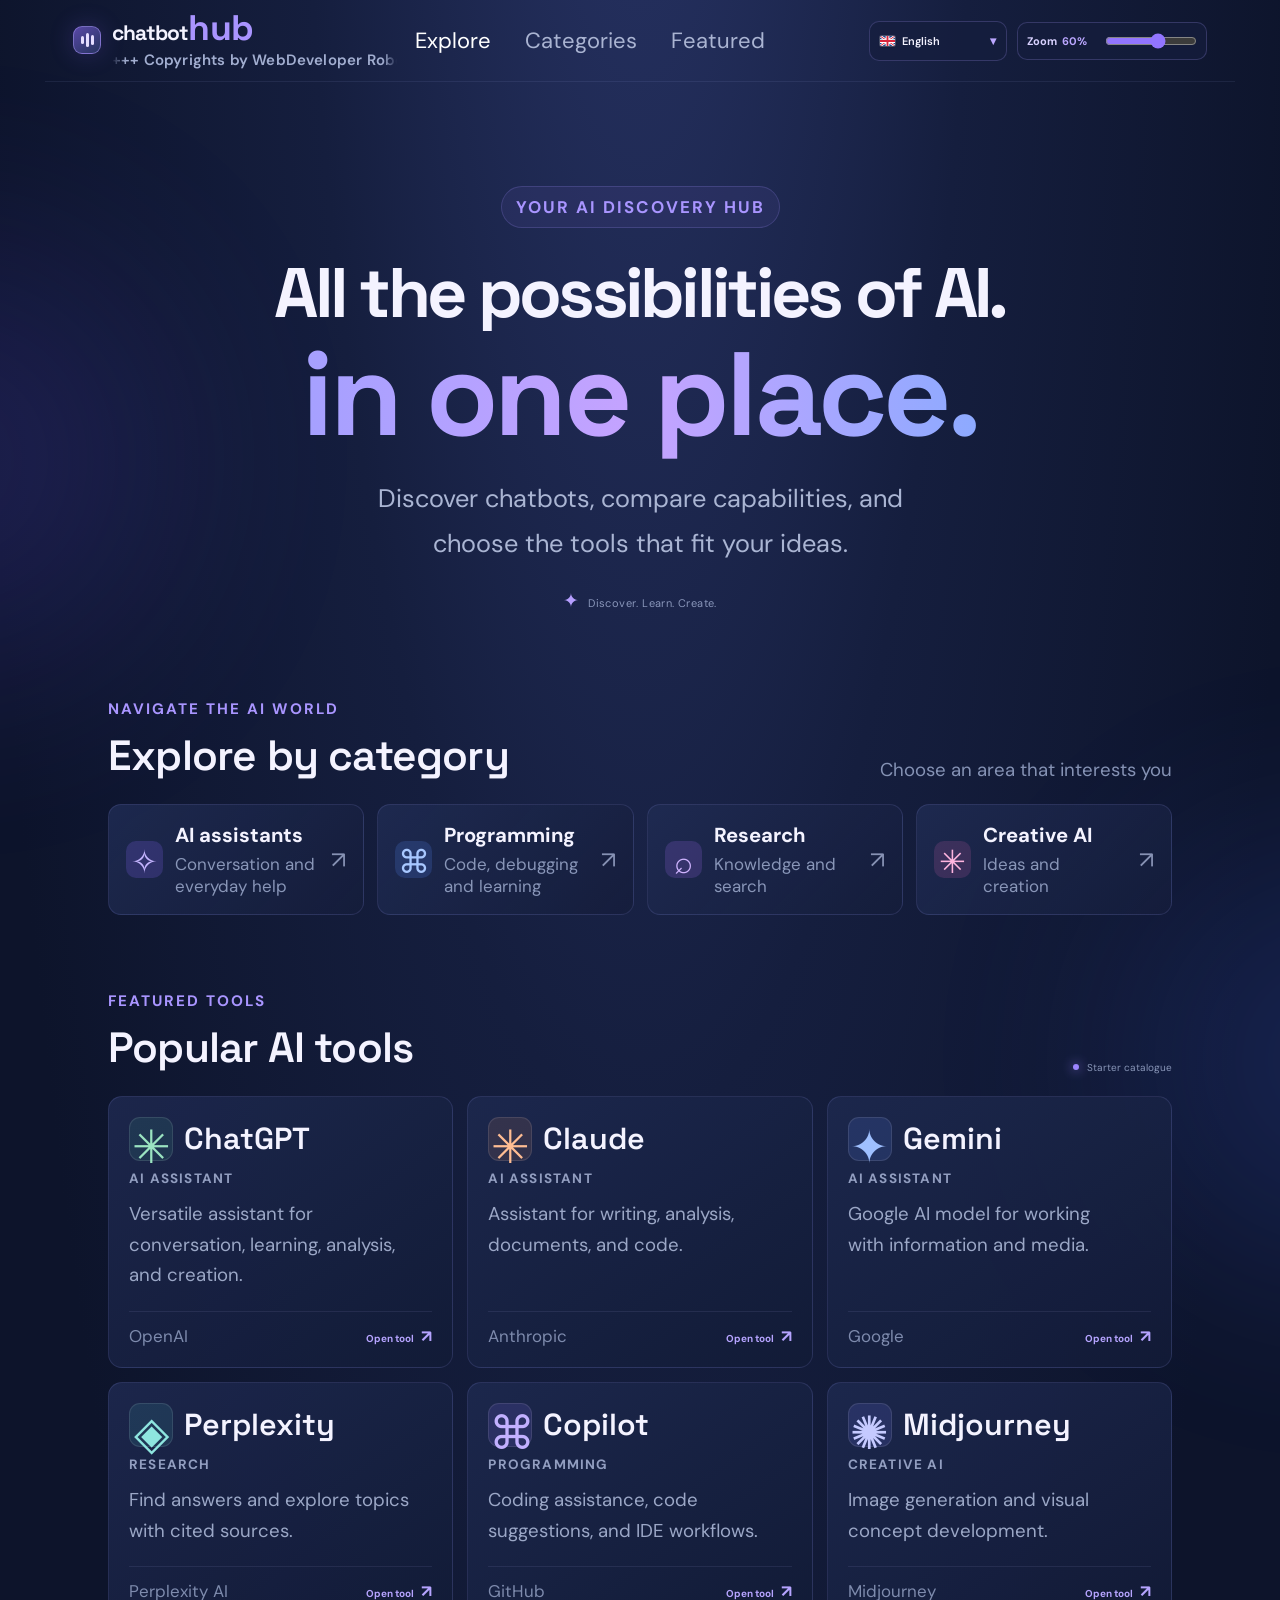
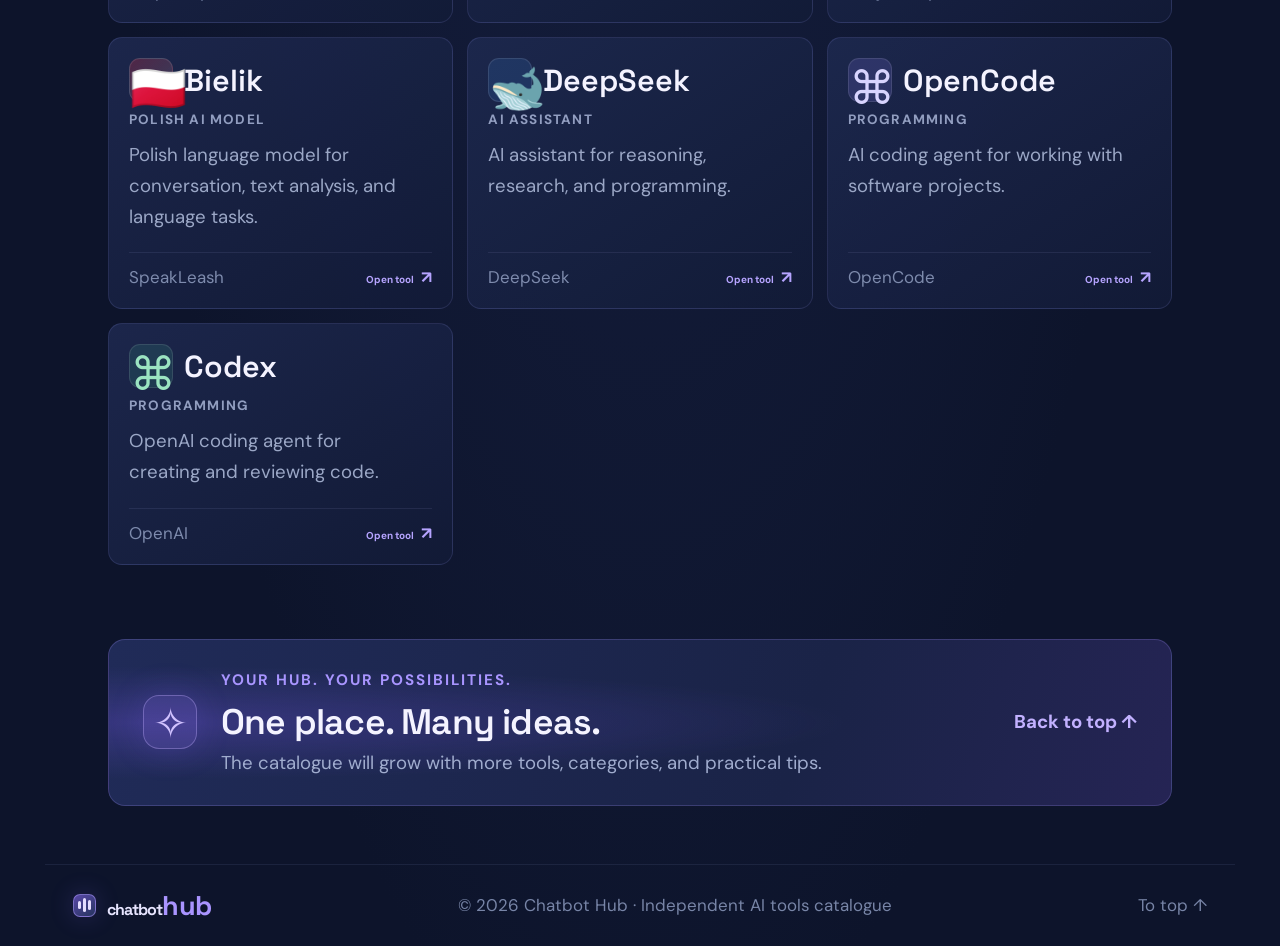
<file: index.html>
<!doctype html>
<html lang="en">
<head>
  <meta charset="utf-8">
  <meta name="viewport" content="width=device-width, initial-scale=1">
  <meta name="theme-color" content="#10172f">
  <meta name="description" content="Chatbot Hub — odkrywaj i porównuj narzędzia AI in one place.">
  <title>Chatbot Hub — Twoje centrum AI</title>
  <link rel="preconnect" href="https://fonts.googleapis.com">
  <link rel="preconnect" href="https://fonts.gstatic.com" crossorigin>
  <link href="https://fonts.googleapis.com/css2?family=DM+Sans:wght@400;500;600;700&family=Space+Grotesk:wght@500;600;700&display=swap" rel="stylesheet">
  <link rel="stylesheet" href="styles.css">
</head>
<body>
  <div class="ambient ambient-one"></div>
  <div class="ambient ambient-two"></div>

  <header class="topbar">
    <a class="brand" href="#" aria-label="+++   Copyrights by WebDeveloper Robert Kroll, 2026 - contact info: E/mail: robert.krol82@interia.pl">
      <span class="brand-mark"><span></span><span></span><span></span></span>
      <span class="brand-copy">
        <span class="brand-name">chatbot<span class="brand-light">hub</span></span>
        <span class="brand-copyright-flow" aria-label="+++ Copyrights by WebDeveloper Robert Kroll, 2026 - contact info: robert.krol82@interia.pl"><span class="brand-copyright-track"><span class="brand-copyright-segment">+++   Copyrights by WebDeveloper Robert Kroll, 2026 - contact info: E/mail: robert.krol82@interia.pl&nbsp;&nbsp;&nbsp;</span><span class="brand-copyright-segment" aria-hidden="true">+++   Copyrights by WebDeveloper Robert Kroll, 2026 - contact info: E/mail: robert.krol82@interia.pl&nbsp;&nbsp;&nbsp;</span></span></span>
        </span>
      </span>
    </a>
    <nav class="nav-links" aria-label="Główna nawigacja">
      <a class="active" href="#odkrywaj" data-i18n="navExplore">Explore</a>
      <a href="#kategorie" data-i18n="navCategories">Categories</a>
      <a href="#polecane" data-i18n="navFeatured">Featured</a>
    </nav>
    <div class="top-controls">
      <div class="language-control" id="language-control">
        <label class="sr-only" id="language-label">Language</label>
        <select id="language-select" aria-label="Language" tabindex="-1"></select>
        <button class="language-trigger" id="language-trigger" type="button"
                aria-haspopup="listbox" aria-expanded="false" aria-labelledby="language-label language-current">
          <span class="flag flag-gb" aria-hidden="true">
            <svg viewBox="0 0 24 16" focusable="false"><rect width="24" height="16" fill="#24478f"/><path d="M0 0L24 16M24 0L0 16" stroke="#fff" stroke-width="4"/><path d="M0 0L24 16M24 0L0 16" stroke="#d9253d" stroke-width="1.6"/><path d="M12 0V16M0 8H24" stroke="#fff" stroke-width="6"/><path d="M12 0V16M0 8H24" stroke="#d9253d" stroke-width="3"/></svg>
          </span>
          <span id="language-current">English</span>
          <span class="language-chevron" aria-hidden="true">▾</span>
        </button>
        <div class="language-menu" id="language-menu" role="listbox" aria-label="Choose language" hidden>
          <button type="button" class="language-option" role="option" data-language="en" aria-selected="true"><span class="flag flag-gb" aria-hidden="true"><svg viewBox="0 0 24 16"><rect width="24" height="16" fill="#24478f"/><path d="M0 0L24 16M24 0L0 16" stroke="#fff" stroke-width="4"/><path d="M0 0L24 16M24 0L0 16" stroke="#d9253d" stroke-width="1.6"/><path d="M12 0V16M0 8H24" stroke="#fff" stroke-width="6"/><path d="M12 0V16M0 8H24" stroke="#d9253d" stroke-width="3"/></svg></span>English</button>
          <button type="button" class="language-option" role="option" data-language="pl" aria-selected="false"><span class="flag flag-pl" aria-hidden="true"><svg viewBox="0 0 24 16"><rect width="24" height="8" fill="#fff"/><rect y="8" width="24" height="8" fill="#dc143c"/></svg></span>Polski</button>
          <button type="button" class="language-option" role="option" data-language="es" aria-selected="false"><span class="flag flag-es" aria-hidden="true"><svg viewBox="0 0 24 16"><rect width="24" height="4" fill="#aa151b"/><rect y="4" width="24" height="8" fill="#f1bf00"/><rect y="12" width="24" height="4" fill="#aa151b"/></svg></span>Español</button>
          <button type="button" class="language-option" role="option" data-language="fr" aria-selected="false"><span class="flag flag-fr" aria-hidden="true"><svg viewBox="0 0 24 16"><rect width="8" height="16" fill="#1b3f8b"/><rect x="8" width="8" height="16" fill="#fff"/><rect x="16" width="8" height="16" fill="#ed2939"/></svg></span>Français</button>
          <button type="button" class="language-option" role="option" data-language="de" aria-selected="false"><span class="flag flag-de" aria-hidden="true"><svg viewBox="0 0 24 16"><rect width="24" height="5.34" fill="#111"/><rect y="5.33" width="24" height="5.34" fill="#dd0000"/><rect y="10.66" width="24" height="5.34" fill="#ffce00"/></svg></span>Deutsch</button>
          <button type="button" class="language-option" role="option" data-language="it" aria-selected="false"><span class="flag flag-it" aria-hidden="true"><svg viewBox="0 0 24 16"><rect width="8" height="16" fill="#009246"/><rect x="8" width="8" height="16" fill="#fff"/><rect x="16" width="8" height="16" fill="#ce2b37"/></svg></span>Italiano</button>
        </div>
      </div>
      <label class="zoom-control" for="zoom-slider">
        <span class="zoom-label">Zoom <output id="zoom-value">60%</output></span>
        <input id="zoom-slider" type="range" min="1" max="100" value="60" step="1" aria-label="Zoom 1–100%">
      </label>
    </div>
  </header>

  <main>
    <section class="hero" id="odkrywaj">
      <div class="eyebrow"><span class="pulse"></span> YOUR AI DISCOVERY HUB</div>
      <h1>All the possibilities of AI.<br><span>in one place.</span></h1>
      <p class="hero-copy">Discover chatbots, compare capabilities, and choose the tools that fit your ideas.</p>
      <div class="hero-meta"><span>✦</span> Discover. Learn. Create.</div>
    </section>

    <section class="section" id="kategorie">
      <div class="section-heading">
        <div><div class="section-kicker">NAVIGATE THE AI WORLD</div><h2>Explore by category</h2></div>
        <span class="subtle">Choose an area that interests you</span>
      </div>
      <div class="category-grid">
        <a class="category-card" href="#narzedzia" data-category="asystenci"><span class="category-icon purple">✧</span><span><b>AI assistants</b><small>Conversation and everyday help</small></span><i>↗</i></a>
        <a class="category-card" href="#narzedzia" data-category="programowanie"><span class="category-icon blue">⌘</span><span><b>Programming</b><small>Code, debugging and learning</small></span><i>↗</i></a>
        <a class="category-card" href="#narzedzia" data-category="research"><span class="category-icon violet">⌕</span><span><b>Research</b><small>Knowledge and search</small></span><i>↗</i></a>
        <a class="category-card" href="#narzedzia" data-category="kreatywne"><span class="category-icon pink">✳</span><span><b>Creative AI</b><small>Ideas and creation</small></span><i>↗</i></a>
      </div>
    </section>

    <section class="section tools-section" id="narzedzia">
      <div class="section-heading">
        <div><div class="section-kicker">FEATURED TOOLS</div><h2>Popular AI tools</h2></div>
        <span class="live-label"><span></span> Starter catalogue</span>
      </div>
      <div class="tools-grid" id="tools-grid">
        <article class="tool-card" data-tags="asystenci research kreatywne">
          <div class="tool-heading"><div class="tool-logo chatgpt">✳</div><h3>ChatGPT</h3></div><div class="tool-type">ASYSTENT AI</div><p>Wszechstronny asystent do rozmów, nauki, analizy i tworzenia.</p>
          <div class="tool-bottom"><span class="tool-note">OpenAI</span><a href="https://chatgpt.com/" target="_blank" rel="noopener noreferrer">Open tool <b>↗</b></a></div>
        </article>
        <article class="tool-card" data-tags="asystenci research kreatywne">
          <div class="tool-heading"><div class="tool-logo claude">✳</div><h3>Claude</h3></div><div class="tool-type">ASYSTENT AI</div><p>Asystent do pracy z tekstem, analizą, dokumentami i kodem.</p>
          <div class="tool-bottom"><span class="tool-note">Anthropic</span><a href="https://claude.ai/" target="_blank" rel="noopener noreferrer">Open tool <b>↗</b></a></div>
        </article>
        <article class="tool-card" data-tags="asystenci research kreatywne">
          <div class="tool-heading"><div class="tool-logo gemini">✦</div><h3>Gemini</h3></div><div class="tool-type">ASYSTENT AI</div><p>Model AI od Google do pracy z informacjami i multimediami.</p>
          <div class="tool-bottom"><span class="tool-note">Google</span><a href="https://gemini.google.com/" target="_blank" rel="noopener noreferrer">Open tool <b>↗</b></a></div>
        </article>
        <article class="tool-card" data-tags="research asystenci">
          <div class="tool-heading"><div class="tool-logo perplexity">◈</div><h3>Perplexity</h3></div><div class="tool-type">RESEARCH</div><p>Wyszukiwanie odpowiedzi i eksplorowanie tematów ze źródłami.</p>
          <div class="tool-bottom"><span class="tool-note">Perplexity AI</span><a href="https://www.perplexity.ai/" target="_blank" rel="noopener noreferrer">Open tool <b>↗</b></a></div>
        </article>
        <article class="tool-card" data-tags="programowanie asystenci">
          <div class="tool-heading"><div class="tool-logo copilot">⌘</div><h3>Copilot</h3></div><div class="tool-type">PROGRAMOWANIE</div><p>Wsparcie programowania, podpowiedzi kodu i praca w IDE.</p>
          <div class="tool-bottom"><span class="tool-note">GitHub</span><a href="https://github.com/features/copilot" target="_blank" rel="noopener noreferrer">Open tool <b>↗</b></a></div>
        </article>
        <article class="tool-card" data-tags="kreatywne">
          <div class="tool-heading"><div class="tool-logo midjourney">✺</div><h3>Midjourney</h3></div><div class="tool-type">KREATYWNE AI</div><p>Generowanie obrazów i rozwijanie wizualnych koncepcji.</p>
          <div class="tool-bottom"><span class="tool-note">Midjourney</span><a href="https://www.midjourney.com/" target="_blank" rel="noopener noreferrer">Open tool <b>↗</b></a></div>
        </article>
        <article class="tool-card" data-tags="asystenci polski programowanie">
          <div class="tool-heading"><div class="tool-logo bielik">🇵🇱</div><h3>Bielik</h3></div><div class="tool-type">POLSKI MODEL AI</div>
          <p>Polski model językowy do rozmów, analizy tekstu i zadań językowych.</p>
          <div class="tool-bottom"><span class="tool-note">SpeakLeash</span><a href="https://bielik.ai/" target="_blank" rel="noopener noreferrer" data-i18n="openTool">Open tool <b>↗</b></a></div>
        </article>
        <article class="tool-card" data-tags="asystenci research programowanie">
          <div class="tool-heading"><div class="tool-logo deepseek">🐋</div><h3>DeepSeek</h3></div><div class="tool-type">AI ASSISTANT</div>
          <p>Asystent AI do rozumowania, wyszukiwania i programowania.</p>
          <div class="tool-bottom"><span class="tool-note">DeepSeek</span><a href="https://www.deepseek.com/" target="_blank" rel="noopener noreferrer" data-i18n="openTool">Open tool <b>↗</b></a></div>
        </article>
        <article class="tool-card" data-tags="programowanie asystenci">
          <div class="tool-heading"><div class="tool-logo opencode">⌘</div><h3>OpenCode</h3></div><div class="tool-type">PROGRAMMING</div>
          <p>Agent kodujący AI do pracy z projektami programistycznymi.</p>
          <div class="tool-bottom"><span class="tool-note">OpenCode</span><a href="https://opencode.ai/" target="_blank" rel="noopener noreferrer" data-i18n="openTool">Open tool <b>↗</b></a></div>
        </article>
        <article class="tool-card" data-tags="programowanie asystenci">
          <div class="tool-heading"><div class="tool-logo codex">⌘</div><h3>Codex</h3></div><div class="tool-type">PROGRAMMING</div>
          <p>Agent programistyczny OpenAI do tworzenia i przeglądania kodu.</p>
          <div class="tool-bottom"><span class="tool-note">OpenAI</span><a href="https://openai.com/codex/" target="_blank" rel="noopener noreferrer" data-i18n="openTool">Open tool <b>↗</b></a></div>
        </article>
      </div>
    </section>

    <section class="feature-banner" id="polecane">
      <div class="feature-orb">✧</div>
      <div><div class="section-kicker">YOUR HUB. YOUR POSSIBILITIES.</div><h2>One place. Many ideas.</h2><p>The catalogue will grow with more tools, categories, and practical tips.</p></div>
      <a href="#odkrywaj" class="feature-link">Back to top ↑</a>
    </section>
  </main>

  <footer><a class="brand footer-brand" href="#"><span class="brand-mark"><span></span><span></span><span></span></span><span>chatbot<span class="brand-light">hub</span></span></a><span>© 2026 Chatbot Hub · Independent AI tools catalogue</span><a href="#odkrywaj">To top ↑</a></footer>

  <script>
    const languageSelect = document.querySelector('#language-select');
    const zoomSlider = document.querySelector('#zoom-slider');
    const zoomValue = document.querySelector('#zoom-value');

    const translations = {
      en: {
        nav:['Explore','Categories','Featured'],
        eyebrow:'YOUR AI DISCOVERY HUB', h1a:'All the possibilities of AI.', h1b:'in one place.',
        hero:'Discover chatbots, compare capabilities, and choose the tools that fit your ideas.',
        search:'Search chatbots or categories...', meta:'Discover. Learn. Create.',
        kicker1:'NAVIGATE THE AI WORLD', categoryTitle:'Explore by category', categorySub:'Choose an area that interests you',
        categories:[['AI assistants','Conversation and everyday help'],['Programming','Code, debugging and learning'],['Research','Knowledge and search'],['Creative AI','Ideas and creation']],
        toolsKicker:'FEATURED TOOLS', toolsTitle:'Popular AI tools', live:'Starter catalogue',
        open:'Open tool', empty:'No tools found. Try another search.',
        bannerKicker:'YOUR HUB. YOUR POSSIBILITIES.', bannerTitle:'One place. Many ideas.',
        bannerText:'The catalogue will grow with more tools, categories, and practical tips.',
        back:'Back to top ↑', footer:'© 2026 Chatbot Hub · Independent AI tools catalogue'
      },
      pl: {
        nav:['Odkrywaj','Kategorie','Polecane'],
        eyebrow:'TWOJE CENTRUM SZTUCZNEJ INTELIGENCJI', h1a:'Wszystkie możliwości AI.', h1b:'w jednym miejscu.',
        hero:'Odkrywaj chatboty, porównuj możliwości i wybieraj narzędzia, które najlepiej pasują do Twoich pomysłów.',
        search:'Wyszukaj chatbot lub kategorię...', meta:'Odkrywaj. Ucz się. Twórz.',
        kicker1:'NAWIGUJ PO ŚWIECIE AI', categoryTitle:'Odkryj według kategorii', categorySub:'Wybierz obszar, który Cię interesuje',
        categories:[['Asystenci AI','Rozmowa i codzienna pomoc'],['Programowanie','Kod, debugowanie i nauka'],['Research','Wiedza i wyszukiwanie'],['Kreatywne AI','Pomysły i tworzenie']],
        toolsKicker:'WYBRANE NARZĘDZIA', toolsTitle:'Popularne chatboty', live:'Katalog startowy',
        open:'Otwórz narzędzie', empty:'Nie znaleziono narzędzi. Spróbuj innej frazy.',
        bannerKicker:'TWÓJ HUB. TWOJE MOŻLIWOŚCI.', bannerTitle:'Jedno miejsce. Wiele pomysłów.',
        bannerText:'Katalog będzie rozwijany o kolejne narzędzia, kategorie i praktyczne wskazówki.',
        back:'Wróć na górę ↑', footer:'© 2026 Chatbot Hub · Niezależny katalog narzędzi AI'
      },
      es: {
        nav:['Explorar','Categorías','Destacados'],
        eyebrow:'TU CENTRO DE DESCUBRIMIENTO DE IA', h1a:'Todas las posibilidades de la IA.', h1b:'en un solo lugar.',
        hero:'Descubre chatbots, compara sus capacidades y elige las herramientas adecuadas para tus ideas.',
        search:'Buscar chatbots o categorías...', meta:'Descubre. Aprende. Crea.',
        kicker1:'NAVEGA POR EL MUNDO DE LA IA', categoryTitle:'Explorar por categoría', categorySub:'Elige el área que te interesa',
        categories:[['Asistentes de IA','Conversación y ayuda diaria'],['Programación','Código, depuración y aprendizaje'],['Investigación','Conocimiento y búsqueda'],['IA creativa','Ideas y creación']],
        toolsKicker:'HERRAMIENTAS DESTACADAS', toolsTitle:'Chatbots populares', live:'Catálogo inicial',
        open:'Abrir herramienta', empty:'No se encontraron herramientas. Prueba otra búsqueda.',
        bannerKicker:'TU HUB. TUS POSIBILIDADES.', bannerTitle:'Un lugar. Muchas ideas.',
        bannerText:'El catálogo crecerá con más herramientas, categorías y consejos prácticos.',
        back:'Volver arriba ↑', footer:'© 2026 Chatbot Hub · Catálogo independiente de herramientas de IA'
      },
      fr: {
        nav:['Découvrir','Catégories','À la une'],
        eyebrow:'VOTRE CENTRE DE DÉCOUVERTE DE L’IA', h1a:'Toutes les possibilités de l’IA.', h1b:'au même endroit.',
        hero:'Découvrez des chatbots, comparez leurs capacités et choisissez les outils adaptés à vos idées.',
        search:'Rechercher des chatbots ou catégories...', meta:'Découvrez. Apprenez. Créez.',
        kicker1:'EXPLOREZ LE MONDE DE L’IA', categoryTitle:'Explorer par catégorie', categorySub:'Choisissez un domaine qui vous intéresse',
        categories:[['Assistants IA','Conversation et aide au quotidien'],['Programmation','Code, débogage et apprentissage'],['Recherche','Connaissances et recherche'],['IA créative','Idées et création']],
        toolsKicker:'OUTILS À LA UNE', toolsTitle:'Chatbots populaires', live:'Catalogue de départ',
        open:'Ouvrir l’outil', empty:'Aucun outil trouvé. Essayez une autre recherche.',
        bannerKicker:'VOTRE HUB. VOS POSSIBILITÉS.', bannerTitle:'Un lieu. Beaucoup d’idées.',
        bannerText:'Le catalogue s’enrichira de nouveaux outils, catégories et conseils pratiques.',
        back:'Retour en haut ↑', footer:'© 2026 Chatbot Hub · Catalogue indépendant d’outils IA'
      },
      de: {
        nav:['Entdecken','Kategorien','Empfohlen'],
        eyebrow:'DEIN ZENTRUM FÜR KI-ENTDECKUNGEN', h1a:'Alle Möglichkeiten der KI.', h1b:'an einem Ort.',
        hero:'Entdecke Chatbots, vergleiche ihre Fähigkeiten und wähle passende Tools für deine Ideen.',
        search:'Chatbots oder Kategorien suchen...', meta:'Entdecken. Lernen. Erstellen.',
        kicker1:'DIE WELT DER KI ENTDECKEN', categoryTitle:'Nach Kategorie entdecken', categorySub:'Wähle einen Bereich, der dich interessiert',
        categories:[['KI-Assistenten','Gespräche und Alltagshilfe'],['Programmierung','Code, Debugging und Lernen'],['Recherche','Wissen und Suche'],['Kreative KI','Ideen und Kreation']],
        toolsKicker:'AUSGEWÄHLTE TOOLS', toolsTitle:'Beliebte Chatbots', live:'Startkatalog',
        open:'Tool öffnen', empty:'Keine Tools gefunden. Versuche eine andere Suche.',
        bannerKicker:'DEIN HUB. DEINE MÖGLICHKEITEN.', bannerTitle:'Ein Ort. Viele Ideen.',
        bannerText:'Der Katalog wird um weitere Tools, Kategorien und praktische Tipps erweitert.',
        back:'Nach oben ↑', footer:'© 2026 Chatbot Hub · Unabhängiger Katalog für KI-Tools'
      },
      it: {
        nav:['Esplora','Categorie','In evidenza'],
        eyebrow:'IL TUO HUB PER SCOPRIRE L’INTELLIGENZA ARTIFICIALE', h1a:'Tutte le possibilità dell’IA.', h1b:'in un unico posto.',
        hero:'Scopri i chatbot, confronta le funzionalità e scegli gli strumenti più adatti alle tue idee.',
        search:'Cerca chatbot o categorie...', meta:'Scopri. Impara. Crea.',
        kicker1:'ESPLORA IL MONDO DELL’IA', categoryTitle:'Esplora per categoria', categorySub:'Scegli l’area che ti interessa',
        categories:[['Assistenti IA','Conversazione e aiuto quotidiano'],['Programmazione','Codice, debug e apprendimento'],['Ricerca','Conoscenza e ricerca'],['IA creativa','Idee e creazione']],
        toolsKicker:'STRUMENTI IN EVIDENZA', toolsTitle:'Chatbot popolari', live:'Catalogo iniziale',
        open:'Apri strumento', empty:'Nessuno strumento trovato. Prova un’altra ricerca.',
        bannerKicker:'IL TUO HUB. LE TUE POSSIBILITÀ.', bannerTitle:'Un posto. Tante idee.',
        bannerText:'Il catalogo crescerà con nuovi strumenti, categorie e consigli pratici.',
        back:'Torna su ↑', footer:'© 2026 Chatbot Hub · Catalogo indipendente di strumenti IA'
      }
    };

    const toolDescriptions = {
      en: [
        'Versatile assistant for conversation, learning, analysis, and creation.',
        'Assistant for writing, analysis, documents, and code.',
        'Google AI model for working with information and media.',
        'Find answers and explore topics with cited sources.',
        'Coding assistance, code suggestions, and IDE workflows.',
        'Image generation and visual concept development.',
        'Polish language model for conversation, text analysis, and language tasks.',
        'AI assistant for reasoning, research, and programming.',
        'AI coding agent for working with software projects.',
        'OpenAI coding agent for creating and reviewing code.'
      ],
      pl: [
        'Wszechstronny asystent do rozmów, nauki, analizy i tworzenia.',
        'Asystent do pracy z tekstem, analizą, dokumentami i kodem.',
        'Model AI od Google do pracy z informacjami i multimediami.',
        'Wyszukiwanie odpowiedzi i eksplorowanie tematów ze źródłami.',
        'Wsparcie programowania, podpowiedzi kodu i praca w IDE.',
        'Generowanie obrazów i rozwijanie wizualnych koncepcji.',
        'Polski model językowy do rozmów, analizy tekstu i zadań językowych.',
        'Asystent AI do rozumowania, wyszukiwania i programowania.',
        'Agent kodujący AI do pracy z projektami programistycznymi.',
        'Agent programistyczny OpenAI do tworzenia i przeglądania kodu.'
      ],
      es: [
        'Asistente versátil para conversar, aprender, analizar y crear.',
        'Asistente para textos, análisis, documentos y código.',
        'Modelo de Google para trabajar con información y contenido multimedia.',
        'Busca respuestas y explora temas con fuentes citadas.',
        'Ayuda para programar, sugerencias de código y uso en IDE.',
        'Generación de imágenes y desarrollo de conceptos visuales.',
        'Modelo de lenguaje polaco para conversar y analizar textos.',
        'Asistente de IA para razonamiento, investigación y programación.',
        'Agente de programación con IA para proyectos de software.',
        'Agente de programación de OpenAI para crear y revisar código.'
      ],
      fr: [
        'Assistant polyvalent pour discuter, apprendre, analyser et créer.',
        'Assistant pour les textes, l’analyse, les documents et le code.',
        'Modèle Google pour travailler avec des informations et des médias.',
        'Trouvez des réponses et explorez des sujets avec des sources.',
        'Aide au développement, suggestions de code et intégration IDE.',
        'Génération d’images et création de concepts visuels.',
        'Modèle de langue polonaise pour les échanges et l’analyse de texte.',
        'Assistant IA pour le raisonnement, la recherche et le développement.',
        'Agent de codage IA pour les projets logiciels.',
        'Agent de programmation OpenAI pour créer et examiner du code.'
      ],
      de: [
        'Vielseitiger Assistent für Gespräche, Lernen, Analyse und Kreativität.',
        'Assistent für Texte, Analysen, Dokumente und Code.',
        'Google-KI-Modell für Informationen und Multimedia.',
        'Antworten finden und Themen mit Quellen erkunden.',
        'Programmierhilfe, Codevorschläge und IDE-Workflows.',
        'Bildgenerierung und Entwicklung visueller Konzepte.',
        'Polnisches Sprachmodell für Gespräche und Textanalyse.',
        'KI-Assistent für logisches Denken, Recherche und Programmierung.',
        'KI-Coding-Agent für Softwareprojekte.',
        'OpenAI-Coding-Agent zum Erstellen und Prüfen von Code.'
      ],
      it: [
        'Assistente versatile per conversazioni, studio, analisi e creazione.',
        'Assistente per testi, analisi, documenti e codice.',
        'Modello Google per lavorare con informazioni e contenuti multimediali.',
        'Trova risposte ed esplora argomenti con fonti citate.',
        'Supporto alla programmazione, suggerimenti di codice e IDE.',
        'Generazione di immagini e sviluppo di concept visivi.',
        'Modello linguistico polacco per conversazioni e analisi del testo.',
        'Assistente IA per ragionamento, ricerca e programmazione.',
        'Agente di programmazione IA per progetti software.',
        'Agente di programmazione OpenAI per creare e revisionare codice.'
      ]
    };


    const toolTypes = {
      en: ['AI ASSISTANT','AI ASSISTANT','AI ASSISTANT','RESEARCH','PROGRAMMING','CREATIVE AI','POLISH AI MODEL','AI ASSISTANT','PROGRAMMING','PROGRAMMING'],
      pl: ['ASYSTENT AI','ASYSTENT AI','ASYSTENT AI','RESEARCH','PROGRAMOWANIE','KREATYWNE AI','POLSKI MODEL AI','ASYSTENT AI','PROGRAMOWANIE','PROGRAMOWANIE'],
      es: ['ASISTENTE DE IA','ASISTENTE DE IA','ASISTENTE DE IA','INVESTIGACIÓN','PROGRAMACIÓN','IA CREATIVA','MODELO DE IA POLACO','ASISTENTE DE IA','PROGRAMACIÓN','PROGRAMACIÓN'],
      fr: ['ASSISTANT IA','ASSISTANT IA','ASSISTANT IA','RECHERCHE','PROGRAMMATION','IA CRÉATIVE','MODÈLE IA POLONAIS','ASSISTANT IA','PROGRAMMATION','PROGRAMMATION'],
      de: ['KI-ASSISTENT','KI-ASSISTENT','KI-ASSISTENT','RECHERCHE','PROGRAMMIERUNG','KREATIVE KI','POLNISCHES KI-MODELL','KI-ASSISTENT','PROGRAMMIERUNG','PROGRAMMIERUNG'],
      it: ['ASSISTENTE IA','ASSISTENTE IA','ASSISTENTE IA','RICERCA','PROGRAMMAZIONE','IA CREATIVA','MODELLO IA POLACCO','ASSISTENTE IA','PROGRAMMAZIONE','PROGRAMMAZIONE']
    };

    function setText(selector, value) {
      const element = document.querySelector(selector);
      if (element) element.textContent = value;
    }
    function applyLanguage(lang) {
      const t = translations[lang] || translations.en;
      document.documentElement.lang = lang;
      document.querySelectorAll('.nav-links a').forEach((el, i) => el.textContent = t.nav[i]);
      setText('.eyebrow', t.eyebrow);
      const h1 = document.querySelector('h1');
      h1.innerHTML = `${t.h1a}<br><span>${t.h1b}</span>`;
      setText('.hero-copy', t.hero);
      const heroMeta = document.querySelector('.hero-meta');
      if (heroMeta) {
        const metaIcon = heroMeta.querySelector('span');
        heroMeta.textContent = '';
        if (metaIcon) heroMeta.appendChild(metaIcon);
        heroMeta.append(document.createTextNode(` ${t.meta}`));
      }
      setText('#kategorie .section-kicker', t.kicker1);
      setText('#kategorie h2', t.categoryTitle);
      setText('#kategorie .subtle', t.categorySub);
      document.querySelectorAll('.category-card').forEach((el, i) => {
        el.querySelector('b').textContent = t.categories[i][0];
        el.querySelector('small').textContent = t.categories[i][1];
      });
      document.querySelectorAll('.tool-card p').forEach((el, i) => {
        el.textContent = (toolDescriptions[lang] || toolDescriptions.en)[i];
      });
      document.querySelectorAll('.tool-card .tool-type').forEach((el, i) => {
        el.textContent = (toolTypes[lang] || toolTypes.en)[i];
      });
      setText('#narzedzia .section-kicker', t.toolsKicker);
      setText('#narzedzia h2', t.toolsTitle);
      const liveLabel = document.querySelector('.live-label');
      if (liveLabel) {
        const liveDot = liveLabel.querySelector('span');
        liveLabel.textContent = '';
        if (liveDot) liveLabel.appendChild(liveDot);
        liveLabel.append(document.createTextNode(` ${t.live}`));
      }
      document.querySelectorAll('.tool-bottom a').forEach(a => {
        const b = a.querySelector('b');
        a.textContent = t.open + ' ';
        if (b) a.appendChild(b);
        else { const arrow = document.createElement('b'); arrow.textContent = '↗'; a.appendChild(arrow); }
      });
      setText('.empty-state', t.empty);
      setText('#polecane .section-kicker', t.bannerKicker);
      setText('#polecane h2', t.bannerTitle);
      setText('#polecane p', t.bannerText);
      setText('.feature-link', t.back);
      setText('footer > span', t.footer);
      languageSelect.value = lang;
      const selectedOption = document.querySelector(`.language-option[data-language="${lang}"]`);
      if (selectedOption) {
        const trigger = document.querySelector('#language-trigger');
        const current = document.querySelector('#language-current');
        const selectedFlag = selectedOption.querySelector('.flag').cloneNode(true);
        trigger.querySelector('.flag').replaceWith(selectedFlag);
        current.textContent = selectedOption.textContent.trim();
        document.querySelectorAll('.language-option').forEach(option => {
          option.setAttribute('aria-selected', String(option === selectedOption));
        });
      }
    }
        const languageTrigger = document.querySelector('#language-trigger');
    const languageMenu = document.querySelector('#language-menu');

    function closeLanguageMenu() {
      languageMenu.hidden = true;
      languageTrigger.setAttribute('aria-expanded', 'false');
    }
    languageTrigger.addEventListener('click', () => {
      const willOpen = languageMenu.hidden;
      languageMenu.hidden = !willOpen;
      languageTrigger.setAttribute('aria-expanded', String(willOpen));
    });
    document.querySelectorAll('.language-option').forEach(option => {
      option.addEventListener('click', () => {
        const lang = option.dataset.language;
        applyLanguage(lang);
        closeLanguageMenu();
        try { localStorage.setItem('chatbotHubLanguage', lang); } catch (_) {}
      });
    });
    document.addEventListener('click', event => {
      if (!event.target.closest('#language-control')) closeLanguageMenu();
    });
    document.addEventListener('keydown', event => {
      if (event.key === 'Escape') closeLanguageMenu();
    });

    // Zoom: 70% = 8px, 100% = 40px. Apply font changes only after release.
    function applyZoom(percent) {
      const targetSize = 8 + ((Number(percent) - 1) / 99) * 32;
      const factor = targetSize / 16;

      // Collect text elements each time: language changes can create new nodes
      // (for example, the highlighted second line in the main heading).
      // Save each element's original CSS size once, so repeated zoom changes
      // never compound the previous scaling.
      const fontElements = [...document.querySelectorAll('body *')].filter(el =>
        el.children.length === 0 &&
        el.textContent.trim() &&
        !el.closest('.zoom-control, .language-control')
      );

      fontElements.forEach(element => {
        if (!element.dataset.baseZoomFontSize) {
          const originalSize = parseFloat(getComputedStyle(element).fontSize) || 16;
          element.dataset.baseZoomFontSize = String(originalSize);
        }
        const baseSize = Number(element.dataset.baseZoomFontSize) || 16;
        element.style.fontSize = `${(baseSize * factor).toFixed(2)}px`;
      });

      // The ticker is a special case: its wrapper previously had a fixed
      // 16px height, which clipped the enlarged text and made it look unscaled.
      const ticker = document.querySelector('.topbar .brand-copyright-flow');
      const tickerSegments = document.querySelectorAll('.topbar .brand-copyright-segment');
      if (ticker) {
        if (!ticker.dataset.baseZoomFontSize) {
          ticker.dataset.baseZoomFontSize = String(parseFloat(getComputedStyle(ticker).fontSize) || 9.5);
        }
        // Calibrate ticker independently: at the default 70% setting it must
        // render at 18px (not remain at its 9.5px CSS base size).
        const tickerFontSize = 17.5 * (Number(percent) / 70);
        const tickerLineHeight = Math.ceil(tickerFontSize * 1.55);
        ticker.style.fontSize = `${tickerFontSize.toFixed(2)}px`;
        ticker.style.lineHeight = `${tickerLineHeight}px`;
        ticker.style.height = `${tickerLineHeight}px`;
        tickerSegments.forEach(segment => {
          segment.style.fontSize = `${tickerFontSize.toFixed(2)}px`;
          segment.style.lineHeight = `${tickerLineHeight}px`;
        });
      }

      zoomValue.textContent = `${percent}%`;
      try { localStorage.setItem('chatbotHubZoom', String(percent)); } catch (_) {}
    }
    zoomSlider.addEventListener('input', event => {
      zoomValue.textContent = `${event.target.value}%`;
    });
    zoomSlider.addEventListener('change', event => applyZoom(event.target.value));

    // Start in English. Apply zoom after the page styles and web fonts are ready,
    // so the initial sizing matches a manual change of the Zoom slider.
    applyLanguage('en');
    zoomSlider.value = '60';
    zoomValue.textContent = '60%';

    const applyInitialZoom = () => {
      zoomSlider.value = '60';
      applyZoom(60);
    };

    if (document.readyState === 'complete') {
      if (document.fonts && document.fonts.ready) {
        document.fonts.ready.then(applyInitialZoom);
      } else {
        requestAnimationFrame(applyInitialZoom);
      }
    } else {
      window.addEventListener('load', () => {
        if (document.fonts && document.fonts.ready) {
          document.fonts.ready.then(applyInitialZoom);
        } else {
          requestAnimationFrame(applyInitialZoom);
        }
      }, { once: true });
    }
      </script>
</body>
</html>
</file>
<file: styles.css>
@import url('https://fonts.googleapis.com/css2?family=DM+Sans:wght@400;500;600;700&family=Space+Grotesk:wght@500;600;700&display=swap');

:root {
  color-scheme: dark;
  --bg: #0d142b;
  --panel: rgba(23, 32, 64, .76);
  --panel-strong: #182344;
  --line: rgba(164, 160, 255, .14);
  --text: #f4f3ff;
  --muted: #9ba8ca;
  --purple: #9275ff;
  --violet: #b39aff;
  --blue: #6d9cff;
}
* { box-sizing: border-box; }
html { scroll-behavior: smooth; }
body {
  margin: 0; min-height: 100vh; overflow-x: hidden;
  color: var(--text); background: radial-gradient(ellipse at 50% -20%, #293568 0, #151e3e 38%, var(--bg) 75%);
  font-family: 'DM Sans', sans-serif;
}
a { color: inherit; text-decoration: none; }
.ambient { position: fixed; z-index: -1; width: 420px; height: 420px; border-radius: 50%; filter: blur(110px); opacity: .17; pointer-events: none; }
.ambient-one { top: 250px; left: -260px; background: #6d55ff; }
.ambient-two { top: 850px; right: -270px; background: #486dff; }
.topbar { height: 82px; max-width: 1190px; margin: auto; padding: 0 28px; display: flex; align-items: center; justify-content: space-between; border-bottom: 1px solid rgba(180,185,255,.09); }
.brand { display: inline-flex; align-items: center; gap: 11px; font: 700 21px 'Space Grotesk', sans-serif; letter-spacing: -.8px; }
.brand-light { color: #a994ff; }
.brand-mark { width: 28px; height: 28px; border: 1px solid rgba(176,154,255,.55); border-radius: 9px; display: flex; align-items: center; justify-content: center; gap: 2px; background: linear-gradient(145deg, #5948a7, #26345f); box-shadow: 0 0 24px rgba(130,100,255,.22); }
.brand-mark span { width: 3px; border-radius: 5px; background: #e5ddff; }
.brand-mark span:nth-child(1) { height: 8px; }.brand-mark span:nth-child(2) { height: 14px; }.brand-mark span:nth-child(3) { height: 10px; }
.nav-links { display: flex; gap: 34px; color: #aab4d2; font-size: 13px; }
.nav-links a { transition: color .2s; }.nav-links a:hover,.nav-links .active { color: #fff; }main { max-width: 1120px; padding: 0 28px; margin: auto; }
.hero { text-align: center; padding: 104px 0 86px; }
.eyebrow,.section-kicker { color: #a995ff; font-size: 10px; font-weight: 700; letter-spacing: 2px; }
.eyebrow { display: inline-flex; align-items: center; gap: 9px; padding: 9px 14px; border: 1px solid rgba(167,147,255,.2); border-radius: 30px; background: rgba(111,91,190,.12); }
.pulse,.live-label span { width: 6px; height: 6px; display: inline-block; border-radius: 50%; background: #9c85ff; box-shadow: 0 0 12px #9c85ff; }
h1,h2,h3,p { margin-top: 0; }
h1 { margin: 27px 0 17px; font: 700 clamp(42px, 6.5vw, 70px)/1.08 'Space Grotesk', sans-serif; letter-spacing: -3.7px; }
h1 span { color: #a995ff; background: linear-gradient(90deg,#a5a0ff,#c5a3ff,#8daaff); -webkit-background-clip: text; background-clip: text; -webkit-text-fill-color: transparent; }
.hero-copy { max-width: 570px; margin: 0 auto; color: #aab5d3; font-size: 15px; line-height: 1.8; }
.hero-meta { margin-top: 22px; color: #8996ba; font-size: 11px; letter-spacing: .4px; }.hero-meta span { color: #b69fff; margin-right: 5px; }
.section { margin: 0 0 76px; }
.section-heading { display: flex; justify-content: space-between; align-items: end; margin-bottom: 22px; }
.section-kicker { margin-bottom: 9px; font-size: 9px; }
h2 { margin: 0; font: 600 25px 'Space Grotesk',sans-serif; letter-spacing: -.8px; }
.subtle { color: #8592b4; font-size: 11px; }
.category-grid { display: grid; grid-template-columns: repeat(4,1fr); gap: 13px; }
.category-card { min-height: 88px; padding: 17px; display: flex; align-items: center; gap: 12px; border: 1px solid var(--line); border-radius: 13px; background: linear-gradient(135deg,rgba(31,43,82,.88),rgba(21,29,59,.82)); transition: transform .2s,border-color .2s,background .2s; }
.category-card:hover,.tool-card:hover { transform: translateY(-4px); border-color: rgba(169,148,255,.4); background-color: rgba(42,48,91,.8); }
.category-icon { width: 37px; height: 37px; flex: 0 0 37px; display: grid; place-items: center; border-radius: 10px; font-size: 19px; }
.purple { color: #c5b5ff; background: rgba(138,105,255,.2); }.blue { color: #a8c8ff; background: rgba(85,139,255,.18); }.violet { color: #d0b4ff; background: rgba(170,111,255,.18); }.pink { color: #ffb5df; background: rgba(239,105,190,.15); }
.category-card b,.category-card small { display: block; }.category-card b { font-size: 12px; }.category-card small { margin-top: 5px; color: #8996b8; font-size: 10px; }.category-card i { margin-left: auto; color: #8792b4; font-style: normal; font-size: 14px; }
.tools-section { margin-bottom: 74px; }.live-label { display: flex; align-items: center; gap: 8px; color: #8996b8; font-size: 10px; }
.tools-grid { display: grid; grid-template-columns: repeat(3,1fr); gap: 14px; }
.tool-card { min-height: 207px; padding: 20px; display: flex; flex-direction: column; border: 1px solid var(--line); border-radius: 14px; background: linear-gradient(145deg,rgba(29,40,78,.92),rgba(18,27,55,.92)); transition: transform .2s,border-color .2s; }
.tool-top { display: flex; justify-content: space-between; align-items: center; margin-bottom: 17px; }.tool-logo { width: 36px; height: 36px; display: grid; place-items: center; border: 1px solid rgba(255,255,255,.1); border-radius: 11px; font-size: 20px; }
.chatgpt { color: #9be4c1; background: rgba(76,190,145,.12); }.claude { color: #ffbd93; background: rgba(222,137,91,.13); }.gemini { color: #9fc0ff; background: rgba(99,143,255,.14); }.perplexity { color: #8ee5df; background: rgba(74,197,187,.12); }.copilot { color: #c2b0ff; background: rgba(143,111,255,.14); }.midjourney { color: #c5caff; background: rgba(119,130,255,.14); }
.tool-type { color: #929ec0; font-size: 8px; font-weight: 700; letter-spacing: 1.2px; }
.tool-card h3 { margin: 0 0 7px; font: 600 17px 'Space Grotesk',sans-serif; }.tool-card p { max-width: 280px; margin-bottom: 20px; color: #9ba7c6; font-size: 11px; line-height: 1.65; }
.tool-bottom { display: flex; align-items: center; justify-content: space-between; margin-top: auto; padding-top: 13px; border-top: 1px solid rgba(172,177,230,.1); }.tool-note { color: #7e8bad; font-size: 10px; }.tool-bottom a { color: #b6a4ff; font-size: 10px; font-weight: 700; }.tool-bottom a b { margin-left: 5px; }
.tool-card[hidden] { display: none; }.empty-state { padding: 28px; text-align: center; color: var(--muted); border: 1px dashed var(--line); border-radius: 12px; }
.feature-banner { position: relative; overflow: hidden; display: flex; align-items: center; gap: 24px; padding: 30px 34px; margin-bottom: 58px; border: 1px solid rgba(169,150,255,.22); border-radius: 17px; background: radial-gradient(ellipse at 5% 50%,rgba(112,83,222,.3),transparent 48%),linear-gradient(110deg,#202b58,#1a2347 65%,#252454); }
.feature-orb { width: 54px; height: 54px; flex: 0 0 54px; display: grid; place-items: center; border: 1px solid rgba(195,176,255,.35); border-radius: 16px; color: #d1c2ff; background: rgba(148,119,255,.18); font-size: 25px; box-shadow: 0 0 35px rgba(133,105,255,.2); }
.feature-banner h2 { margin-bottom: 7px; font-size: 21px; }.feature-banner p { margin: 0; color: #a0acce; font-size: 11px; }.feature-link { margin-left: auto; white-space: nowrap; color: #c2b1ff; font-size: 11px; font-weight: 700; }
footer { max-width: 1190px; min-height: 82px; margin: auto; padding: 18px 28px; display: flex; align-items: center; justify-content: space-between; border-top: 1px solid rgba(180,185,255,.09); color: #7885a7; font-size: 10px; }.footer-brand { color: #e7e5ff; font-size: 16px; }.footer-brand .brand-mark { width: 23px; height: 23px; border-radius: 7px; }
@media (max-width: 760px) {
  .topbar { height: 70px; padding: 0 20px; }.nav-links { display: none; } main { padding: 0 20px; }
  .hero { padding: 82px 0 68px; } h1 { letter-spacing: -2.4px; }.section-heading { align-items: start; gap: 12px; flex-direction: column; }
  .category-grid { grid-template-columns: repeat(2,1fr); }.tools-grid { grid-template-columns: repeat(2,1fr); }
  .feature-banner { align-items: flex-start; flex-wrap: wrap; padding: 24px; }.feature-link { margin-left: 78px; }
  footer { padding: 20px; flex-wrap: wrap; gap: 13px; }
}
@media (max-width: 480px) {.brand { font-size: 18px; }
  .hero { padding-top: 68px; }.eyebrow { font-size: 8px; letter-spacing: 1.2px; } h1 { font-size: 43px; }
  .hero-copy { font-size: 13px; }.search-wrap .category-grid,.tools-grid { grid-template-columns: 1fr; }.category-card { min-height: 78px; }
  .subtle { line-height: 1.5; }.live-label { margin-top: 3px; }
  .feature-banner { gap: 15px; }.feature-banner > div:nth-child(2) { flex: 1; min-width: 190px; }.feature-link { margin-left: 69px; }
  footer > span { order: 3; width: 100%; }
}


/* Header controls: language and zoom stay aligned on one row on desktop. */
.topbar { gap: 18px; }
.top-controls { display: flex; align-items: center; justify-content: center; gap: 10px; margin-left: auto; }
.language-control, .zoom-control {
  display: flex; align-items: center; min-height: 38px;
  padding: 6px 9px; border: 1px solid rgba(169,157,255,.22);
  border-radius: 10px; background: rgba(21,30,61,.72); color: var(--text);
}
.language-control select {
  max-width: 150px; border: 0; outline: 0; color: #f4f3ff;
  background: transparent; font: 600 11px 'DM Sans',sans-serif; cursor: pointer;
}
.language-control option { color: #17203d; background: #fff; }
.zoom-control { gap: 9px; white-space: nowrap; }
.zoom-label { display: inline-flex; align-items: center; gap: 5px; color: #d9d2ff; font: 700 11px 'DM Sans',sans-serif; }
#zoom-value { min-width: 34px; color: #bba7ff; font-variant-numeric: tabular-nums; }
#zoom-slider { width: 92px; margin: 0; accent-color: #9275ff; cursor: pointer; }
.sr-only { position: absolute; width: 1px; height: 1px; padding: 0; margin: -1px; overflow: hidden; clip: rect(0,0,0,0); white-space: nowrap; border: 0; }

.tool-heading { display: flex; align-items: center; gap: 11px; margin-bottom: 9px; }
.tool-heading .tool-logo { width: 44px; height: 44px; flex: 0 0 44px; font-size: 27px; }
.tool-heading h3 { margin: 0; font: 600 18px 'Space Grotesk',sans-serif; }
.tool-type { margin-bottom: 12px; }
.bielik { color: #fff; background: linear-gradient(135deg,rgba(220,40,65,.28),rgba(255,255,255,.12)); }
.deepseek { color: #8ecaff; background: rgba(66,143,230,.16); }
.opencode { color: #d8d4ff; background: rgba(145,130,255,.17); }
.codex { color: #9be4c1; background: rgba(76,190,145,.14); }

@media (max-width: 980px) {
  .topbar { height: auto; min-height: 82px; flex-wrap: wrap; padding-top: 12px; padding-bottom: 12px; }
  .top-controls { order: 3; width: 100%; margin: 0; justify-content: center; }
}
@media (max-width: 480px) {
  .top-controls { gap: 6px; }
  .language-control, .zoom-control { padding: 6px; }
  .language-control select { max-width: 118px; font-size: 10px; }
  #zoom-slider { width: 76px; }
  .zoom-label { font-size: 10px; }
}


/* Custom language picker: inline SVG flags render as actual colored flags on Windows/Edge. */
.language-control { position: relative; padding: 0; min-width: 138px; }
.language-control select {
  position: absolute; width: 1px; height: 1px; padding: 0; margin: -1px;
  overflow: hidden; clip: rect(0, 0, 0, 0); white-space: nowrap; border: 0;
}
.language-trigger {
  width: 100%; min-height: 38px; display: inline-flex; align-items: center;
  gap: 8px; padding: 7px 10px; border: 0; border-radius: 9px;
  color: #f4f3ff; background: transparent; font: 600 11px 'DM Sans', sans-serif;
  text-align: left; cursor: pointer;
}
.language-trigger:hover, .language-trigger:focus-visible { background: rgba(146,117,255,.13); outline: none; }
.language-chevron { margin-left: auto; color: #bba7ff; font-size: 12px; }
.flag { width: 15px; height: 10px; flex: 0 0 15px; display: inline-flex; overflow: hidden; border-radius: 2px; vertical-align: middle; box-shadow: 0 0 0 1px rgba(255,255,255,.22), 0 1px 2px rgba(0,0,0,.3); }
.flag svg { display: block; width: 100%; height: 100%; }
.language-menu {
  position: absolute; z-index: 50; top: calc(100% + 8px); left: 0; min-width: 100%;
  padding: 5px; border: 1px solid rgba(169,157,255,.28); border-radius: 11px;
  background: #182344; box-shadow: 0 16px 38px rgba(0,0,0,.38);
}
.language-menu[hidden] { display: none; }
.language-option {
  width: 100%; display: flex; align-items: center; gap: 9px; padding: 8px 10px;
  border: 0; border-radius: 7px; color: #f4f3ff; background: transparent;
  font: 600 11px 'DM Sans', sans-serif; text-align: left; white-space: nowrap; cursor: pointer;
}
.language-option:hover, .language-option:focus-visible, .language-option[aria-selected="true"] {
  outline: none; background: rgba(146,117,255,.2);
}
@media (max-width: 480px) {
  .language-control { min-width: 126px; }
  .language-trigger { padding: 6px 8px; font-size: 10px; }
  .language-option { font-size: 10px; }
}


/* Compact flags and vertically stacked language choices */
.language-menu {
  display: flex;
  flex-direction: column;
  gap: 2px;
  min-width: 142px;
}
.language-option {
  display: flex;
  flex-direction: row;
  align-items: center;
  justify-content: flex-start;
  gap: 8px;
  min-height: 30px;
  line-height: 1.2;
}
.language-option .flag,
.language-trigger .flag {
  width: 15px;
  height: 10px;
  flex: 0 0 15px;
}
.language-trigger {
  gap: 7px;
}


/* Copyright line directly below the Chatbot Hub wordmark */
.brand-copy {
  display: flex;
  flex-direction: column;
  align-items: flex-start;
  justify-content: center;
  gap: 2px;
  min-width: 0;
}
.brand-name {
  display: block;
  line-height: 1.05;
}
.brand-copyright {
  display: block;
  color: #8996ba;
  font: 500 8px/1.25 'DM Sans', sans-serif;
  letter-spacing: .15px;
  white-space: nowrap;
}
@media (max-width: 480px) {
  .brand-copyright {
    font-size: 7px;
    letter-spacing: 0;
  }
}


/* Final wordmark layout: copyright is one continuous second line under "chatbot hub". */
.topbar .brand {
  flex: 0 0 auto;
  align-items: center;
}
.topbar .brand-copy {
  display: flex;
  flex-direction: column;
  align-items: flex-start;
  justify-content: center;
  flex: 0 0 auto;
  min-width: max-content;
  gap: 2px;
}
.topbar .brand-name {
  display: block;
  white-space: nowrap;
  line-height: 1.05;
}
.topbar .brand-copyright {
  display: block;
  width: max-content;
  max-width: none;
  white-space: nowrap;
  overflow: visible;
  font-size: 8px;
  line-height: 1.2;
}
@media (max-width: 480px) {
  .topbar .brand-copyright {
    font-size: 7px;
  }
}


/* News-style scrolling copyright ticker under the Chatbot Hub wordmark */
.topbar .brand-copyright-flow {
  display: block;
  position: relative;
  width: 235px;
  max-width: 32vw;
  height: 16px;
  overflow: hidden;
  white-space: nowrap;
  line-height: 16px;
  color: #a2aed0;
  font: 600 9.5px/16px 'DM Sans', sans-serif;
  letter-spacing: .18px;
  -webkit-mask-image: linear-gradient(90deg, transparent 0, #000 5%, #000 95%, transparent 100%);
  mask-image: linear-gradient(90deg, transparent 0, #000 5%, #000 95%, transparent 100%);
}
.topbar .brand-copyright-track {
  display: flex;
  width: max-content;
  white-space: nowrap;
  animation: brand-copyright-marquee 18s linear infinite;
  will-change: transform;
}
.topbar .brand-copyright-segment {
  display: inline-block;
  flex: 0 0 auto;
}
@keyframes brand-copyright-marquee {
  from { transform: translate3d(0, 0, 0); }
  to { transform: translate3d(-50%, 0, 0); }
}
.topbar .brand-copy {
  gap: 1px;
}
@media (max-width: 760px) {
  .topbar .brand-copyright-flow {
    width: 205px;
    max-width: 38vw;
    font-size: 9px;
  }
}
@media (max-width: 480px) {
  .topbar .brand-copyright-flow {
    width: 170px;
    max-width: 40vw;
    font-size: 8.5px;
  }
}
@media (prefers-reduced-motion: reduce) {
  .topbar .brand-copyright-track {
    padding-left: 0;
    animation: none;
  }
}


/* Extra room for the expanded copyright and contact ticker */
.topbar .brand-copyright-flow {
  width: 285px;
  max-width: 38vw;
}
@media (max-width: 760px) {
  .topbar .brand-copyright-flow {
    width: 245px;
    max-width: 40vw;
  }
}
@media (max-width: 480px) {
  .topbar .brand-copyright-flow {
    width: 195px;
    max-width: 42vw;
  }
}

/* Duplicate header CTA intentionally removed; Explore navigation remains. */
.topbar .top-cta { display: none !important; }


/* Smooth scrolling copyright ticker on phones and small screens. */
@media (max-width: 760px) {
  .topbar .brand-copyright-flow {
    width: 230px;
    max-width: 42vw;
    overflow: hidden;
    white-space: nowrap;
  }
  .topbar .brand-copyright-track {
    display: flex;
    flex-wrap: nowrap;
    width: max-content;
    animation: brand-copyright-marquee 24s linear infinite;
    will-change: transform;
    backface-visibility: hidden;
  }
  .topbar .brand-copyright-segment {
    flex: 0 0 auto;
    white-space: nowrap;
  }
}

@media (max-width: 480px) {
  .topbar .brand-copyright-flow {
    width: 195px;
    max-width: 43vw;
  }
  .topbar .brand-copyright-track {
    animation-duration: 24s;
  }
}
</file>
